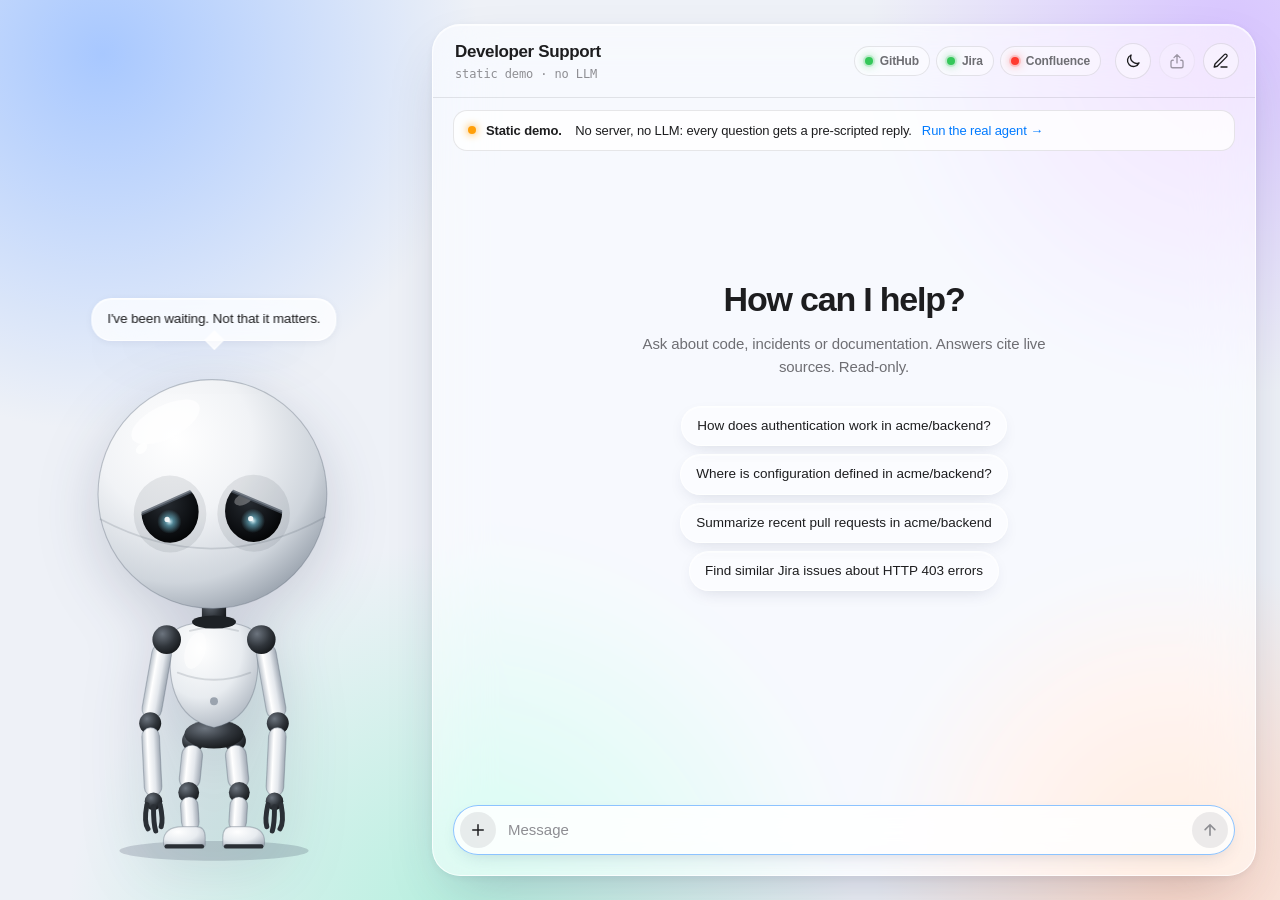
<file: docs/index.html>
<!doctype html>
<html lang="en">
<head>
  <meta charset="utf-8">
  <meta name="viewport" content="width=device-width, initial-scale=1, viewport-fit=cover, interactive-widget=resizes-content">
  <title>Developer Support · Demo</title>
  <meta name="description" content="Read-only developer support assistant backed by GitHub, Jira and Confluence via MCP.">
  <meta name="theme-color" content="#eef1f7">
  <link rel="icon" href="data:image/svg+xml,%3Csvg xmlns='http://www.w3.org/2000/svg' viewBox='0 0 64 64'%3E%3Ccircle cx='32' cy='30' r='27' fill='%23f2f4f7' stroke='%23a9b1bb' stroke-width='2'/%3E%3Cellipse cx='22' cy='33' rx='8' ry='9' fill='%230b0d10'/%3E%3Cellipse cx='42' cy='33' rx='8' ry='9' fill='%230b0d10'/%3E%3C/svg%3E">
  <link rel="stylesheet" href="assets/style.css">
  <script src="assets/theme.js"></script>
</head>
<body>
  <div class="backdrop" aria-hidden="true"></div>

  <div class="shell">
    <aside class="stage" aria-label="Marvin">
      <div class="marvin" data-marvin="full"></div>
    </aside>

    <main class="window glass" id="window">
      <header class="titlebar">
        <div class="marvin-mini" data-marvin="mini" aria-hidden="true"></div>
        <div class="title">
          <h1><span class="title-long">Developer </span>Support</h1>
          <span class="subtitle" id="model-name">…</span>
        </div>
        <ul class="leds" id="leds" aria-label="Knowledge source status">
          <li class="led-item" data-key="github" tabindex="0"><span class="led"></span><span class="led-label">GitHub</span><span class="tip glass" role="tooltip"></span></li>
          <li class="led-item" data-key="jira" tabindex="0"><span class="led"></span><span class="led-label">Jira</span><span class="tip glass" role="tooltip"></span></li>
          <li class="led-item" data-key="confluence" tabindex="0"><span class="led"></span><span class="led-label">Confluence</span><span class="tip glass" role="tooltip"></span></li>
        </ul>
        <div class="actions">
        <button type="button" class="icon-btn" id="theme-btn" aria-label="Switch to dark mode" title="Switch to dark mode">
          <svg viewBox="0 0 24 24" class="icon-moon" aria-hidden="true"><path d="M20 14.5A8 8 0 0 1 9.5 4a8 8 0 1 0 10.5 10.5Z" fill="none" stroke="currentColor" stroke-width="1.8" stroke-linejoin="round"/></svg>
          <svg viewBox="0 0 24 24" class="icon-sun" aria-hidden="true"><circle cx="12" cy="12" r="4" fill="none" stroke="currentColor" stroke-width="1.8"/><path d="M12 2.5v2M12 19.5v2M2.5 12h2M19.5 12h2M5.3 5.3l1.4 1.4M17.3 17.3l1.4 1.4M5.3 18.7l1.4-1.4M17.3 6.7l1.4-1.4" stroke="currentColor" stroke-width="1.8" stroke-linecap="round"/></svg>
        </button>
        <div class="menu-wrap">
          <button type="button" class="icon-btn" id="export-btn" aria-label="Export conversation" title="Export conversation" aria-haspopup="menu" aria-expanded="false" aria-controls="export-menu" disabled>
            <svg viewBox="0 0 24 24" aria-hidden="true"><path d="M12 3.5v11M8 7.5l4-4 4 4M7 11H6a2 2 0 0 0-2 2v6a2 2 0 0 0 2 2h12a2 2 0 0 0 2-2v-6a2 2 0 0 0-2-2h-1" fill="none" stroke="currentColor" stroke-width="1.8" stroke-linecap="round" stroke-linejoin="round"/></svg>
          </button>
          <div class="menu glass" id="export-menu" role="menu" aria-label="Export format" hidden>
            <button type="button" role="menuitem" data-format="md"><b>Markdown</b><small>.md · readable, with links</small></button>
            <button type="button" role="menuitem" data-format="json"><b>JSON</b><small>.json · structured data</small></button>
          </div>
        </div>
        <button type="button" class="icon-btn" id="new-chat" aria-label="New conversation" title="New conversation">
          <svg viewBox="0 0 24 24" aria-hidden="true"><path d="M12 20h8M16.5 3.5a2.1 2.1 0 1 1 3 3L7 19l-4 1 1-4 12.5-12.5Z" fill="none" stroke="currentColor" stroke-width="1.8" stroke-linecap="round" stroke-linejoin="round"/></svg>
        </button>
        </div>
      </header>

      <div class="banners" id="banners"></div>
      <div class="banners"><div class="banner" role="note"><b>Static demo.</b>&nbsp;No server, no LLM: every question gets a pre-scripted reply. <a href="https://github.com/lugosidomotor/IT-support-chatbot" target="_blank" rel="noopener">Run the real agent →</a></div></div>

      <div class="messages" id="messages" role="log" aria-live="polite" aria-relevant="additions">
        <section class="empty" id="empty">
          <h2>How can I help?</h2>
          <p>Ask about code, incidents or documentation. Answers cite live sources. Read-only.</p>
          <div class="suggestions" id="suggestions"></div>
        </section>
      </div>

      <form class="composer glass" id="composer" autocomplete="off">
        <div class="tray" id="tray" hidden></div>
        <div class="composer-row">
          <button type="button" class="icon-btn attach-btn" id="attach-btn" aria-label="Attach files" title="Attach images or files">
            <svg viewBox="0 0 24 24" aria-hidden="true"><path d="M12 5v14M5 12h14" stroke="currentColor" stroke-width="2" stroke-linecap="round"/></svg>
          </button>
          <input type="file" id="file-input" multiple hidden
                 accept="image/png,image/jpeg,image/gif,image/webp,application/pdf,text/*,.log,.txt,.md,.json,.yaml,.yml,.toml,.ini,.cfg,.conf,.env,.py,.js,.mjs,.ts,.tsx,.jsx,.java,.kt,.go,.rb,.rs,.php,.cs,.c,.h,.cpp,.hpp,.swift,.sql,.sh,.csv,.tsv,.xml,.html,.css,.scss,.properties,.gradle,.tf,.proto,.graphql">
          <label for="input" class="visually-hidden">Message</label>
          <textarea id="input" rows="1" placeholder="Message" maxlength="8000"></textarea>
          <button type="submit" class="send-btn" id="send-btn" aria-label="Send" disabled>
            <svg viewBox="0 0 24 24" aria-hidden="true"><path d="M12 19V5M5.5 11.5 12 5l6.5 6.5" fill="none" stroke="currentColor" stroke-width="2.2" stroke-linecap="round" stroke-linejoin="round"/></svg>
          </button>
          <button type="button" class="send-btn stop" id="stop-btn" aria-label="Stop" hidden>
            <svg viewBox="0 0 24 24" aria-hidden="true"><rect x="7" y="7" width="10" height="10" rx="2" fill="currentColor"/></svg>
          </button>
        </div>
      </form>

      <div class="dropzone" id="dropzone" hidden><div class="dropzone-inner">Drop images or files to attach</div></div>
    </main>
  </div>

  <script src="assets/vendor/marked.umd.js"></script>
  <script src="assets/vendor/purify.min.js"></script>
  <script src="assets/marvin.js"></script>
  <script src="assets/demo.js"></script>
  <script src="assets/app.js"></script>
</body>
</html>
</file>
<file: docs/assets/style.css>
:root {
  --font: -apple-system, BlinkMacSystemFont, "SF Pro Text", "SF Pro Display", "Helvetica Neue", "Inter", "Segoe UI", Roboto, sans-serif;
  --mono: ui-monospace, "SF Mono", SFMono-Regular, Menlo, Consolas, monospace;

  --bg: #eef1f7;
  --text: #1d1d1f;
  --text-2: #6e6e73;
  --text-3: #8e8e93;
  --accent: #007aff;
  --green: #34c759;
  --red: #ff3b30;
  --amber: #ff9f0a;

  --glass: rgba(255, 255, 255, 0.58);
  --glass-strong: rgba(255, 255, 255, 0.78);
  --glass-soft: rgba(255, 255, 255, 0.42);
  --glass-border: rgba(255, 255, 255, 0.75);
  --popover: rgba(255, 255, 255, 0.94);
  --hairline: rgba(60, 60, 67, 0.12);
  --shadow: 0 1px 0 rgba(255, 255, 255, 0.65) inset, 0 24px 60px -20px rgba(40, 52, 90, 0.28), 0 2px 8px rgba(40, 52, 90, 0.06);
  --shadow-sm: 0 1px 0 rgba(255, 255, 255, 0.6) inset, 0 6px 18px -8px rgba(40, 52, 90, 0.22);
  --blur: blur(28px) saturate(180%);

  --code-bg: rgba(28, 30, 38, 0.92);
  --code-text: #e6e8ee;
  --inline-code: rgba(118, 118, 128, 0.14);
  --user-bubble: linear-gradient(180deg, #2b8cff 0%, #0a6cff 100%);

  --b1: #a8c8ff; --b2: #d7c4ff; --b3: #b5f0de; --b4: #ffd9c7;
  color-scheme: light;
}

/* Dark theme: data-theme is set by theme.js (OS preference unless the user chose one). */
:root[data-theme="dark"] {
  --bg: #07080c;
  --text: #f5f5f7;
  --text-2: #a1a1a6;
  --text-3: #7c7c82;
  --accent: #0a84ff;
  --green: #30d158;
  --red: #ff453a;
  --glass: rgba(30, 32, 40, 0.55);
  --glass-strong: rgba(38, 40, 50, 0.78);
  --glass-soft: rgba(44, 46, 58, 0.45);
  --glass-border: rgba(255, 255, 255, 0.09);
  --popover: rgba(34, 36, 44, 0.96);
  --hairline: rgba(255, 255, 255, 0.08);
  --shadow: 0 1px 0 rgba(255, 255, 255, 0.06) inset, 0 30px 70px -24px rgba(0, 0, 0, 0.7);
  --shadow-sm: 0 1px 0 rgba(255, 255, 255, 0.05) inset, 0 8px 20px -10px rgba(0, 0, 0, 0.6);
  --code-bg: rgba(0, 0, 0, 0.55);
  --inline-code: rgba(255, 255, 255, 0.1);
  --b1: #1d3a8a; --b2: #4a2a7a; --b3: #0f4d47; --b4: #5a2c3a;
  color-scheme: dark;
}

*, *::before, *::after { box-sizing: border-box; }
[hidden] { display: none !important; }
html, body { height: 100%; overflow: hidden; overscroll-behavior: none; }
html { -webkit-text-size-adjust: 100%; text-size-adjust: 100%; touch-action: manipulation; }
body {
  /* App-like page: the document itself never scrolls or bounces, only the message list does. */
  position: fixed; inset: 0; width: 100%; margin: 0;
  font: 15px/1.5 var(--font); letter-spacing: -0.008em;
  color: var(--text); background: var(--bg);
  -webkit-font-smoothing: antialiased; -moz-osx-font-smoothing: grayscale;
}
button, textarea, input { font: inherit; color: inherit; }
a { color: var(--accent); text-decoration: none; }
a:hover { text-decoration: underline; }
svg { display: block; }
.visually-hidden { position: absolute; width: 1px; height: 1px; overflow: hidden; clip: rect(0 0 0 0); white-space: nowrap; }
:focus-visible { outline: 3px solid color-mix(in srgb, var(--accent) 45%, transparent); outline-offset: 2px; border-radius: 10px; }

/* ---------- backdrop: static mesh gradient (cheap to render, no animated blur) ---------- */
.backdrop {
  position: fixed; inset: 0; z-index: 0;
  background:
    radial-gradient(42vw 42vw at 8% 6%, var(--b1) 0%, transparent 70%),
    radial-gradient(40vw 40vw at 96% 4%, var(--b2) 0%, transparent 70%),
    radial-gradient(44vw 44vw at 36% 104%, var(--b3) 0%, transparent 70%),
    radial-gradient(34vw 34vw at 92% 96%, var(--b4) 0%, transparent 70%),
    var(--bg);
}

.glass {
  background: var(--glass);
  -webkit-backdrop-filter: var(--blur); backdrop-filter: var(--blur);
  border: 1px solid var(--glass-border);
  box-shadow: var(--shadow);
}

/* ---------- layout ---------- */
.shell {
  position: relative; z-index: 1; height: 100vh; height: var(--app-height, 100dvh);
  display: grid; grid-template-columns: minmax(280px, 380px) minmax(0, 920px);
  justify-content: center; gap: 28px; padding: 24px;
}
.stage { position: relative; display: flex; align-items: flex-end; justify-content: center; padding-bottom: 12px; }
.window {
  position: relative; display: flex; flex-direction: column; min-width: 0; min-height: 0;
  border-radius: 28px;
}

/* ---------- titlebar ---------- */
.titlebar {
  position: relative; z-index: 5;
  display: flex; align-items: center; gap: 14px;
  padding: 14px 16px 14px 22px; border-bottom: 1px solid var(--hairline);
  border-radius: 28px 28px 0 0;
}
.title { flex: 1; min-width: 0; display: flex; flex-direction: column; }
.title h1 { margin: 0; font-size: 17px; font-weight: 650; letter-spacing: -0.022em; white-space: nowrap; overflow: hidden; text-overflow: ellipsis; }
.subtitle { font-size: 12px; color: var(--text-3); font-family: var(--mono); white-space: nowrap; overflow: hidden; text-overflow: ellipsis; }

.leds { display: flex; gap: 6px; margin: 0; padding: 0; list-style: none; }
.led-item {
  position: relative; display: flex; align-items: center; gap: 7px;
  padding: 5px 10px; border-radius: 999px; cursor: default;
  font-size: 12px; font-weight: 550; color: var(--text-2);
  background: var(--glass-soft); border: 1px solid var(--hairline);
}
.led { width: 8px; height: 8px; border-radius: 50%; background: var(--red); box-shadow: 0 0 0 2px color-mix(in srgb, var(--red) 18%, transparent), 0 0 10px color-mix(in srgb, var(--red) 70%, transparent); }
.led-item[data-on="true"] .led { background: var(--green); box-shadow: 0 0 0 2px color-mix(in srgb, var(--green) 18%, transparent), 0 0 10px color-mix(in srgb, var(--green) 75%, transparent); }
.led-item[data-pending="true"] .led { animation: breathe 1.3s ease-in-out infinite; }
.tip {
  position: absolute; top: calc(100% + 10px); right: 0; z-index: 20; width: 270px;
  padding: 12px 14px; border-radius: 16px; background: var(--popover);
  font-size: 12.5px; font-weight: 400; line-height: 1.45; color: var(--text);
  opacity: 0; transform: translateY(-4px); pointer-events: none; transition: opacity 0.18s, transform 0.18s;
}
.tip b { font-weight: 650; }
.tip .muted { color: var(--text-2); }
.tip code { font-family: var(--mono); font-size: 11.5px; }
.led-item:hover .tip, .led-item:focus-visible .tip, .led-item:focus .tip { opacity: 1; transform: none; }
.led-item:focus { outline: none; }

.icon-btn {
  width: 36px; height: 36px; flex: none; display: grid; place-items: center;
  border: 1px solid var(--hairline); border-radius: 50%; background: var(--glass-soft);
  cursor: pointer; transition: background 0.15s, transform 0.15s;
}
.icon-btn:hover { background: var(--glass-strong); }
.icon-btn:active { transform: scale(0.94); }
.icon-btn:disabled { opacity: 0.4; cursor: default; }
.icon-btn svg { width: 18px; height: 18px; }
.actions { display: flex; align-items: center; gap: 8px; }
.icon-sun, [data-theme="dark"] .icon-moon { display: none; }
[data-theme="dark"] .icon-sun { display: block; }

.menu-wrap { position: relative; }
.menu {
  position: absolute; top: calc(100% + 8px); right: 0; z-index: 30; min-width: 220px;
  display: grid; gap: 2px; padding: 6px; border-radius: 16px; background: var(--popover);
  animation: menu-in 0.16s ease-out;
}
.menu button {
  display: flex; flex-direction: column; align-items: flex-start; gap: 1px; width: 100%;
  padding: 8px 12px; border: none; border-radius: 10px; background: none; cursor: pointer; text-align: left;
}
.menu button:hover, .menu button:focus-visible { background: var(--inline-code); outline: none; }
.menu b { font-weight: 600; font-size: 14px; }
.menu small { color: var(--text-3); font-size: 12px; }
@keyframes menu-in { from { opacity: 0; transform: translateY(-4px); } to { opacity: 1; transform: none; } }

.banners { display: grid; gap: 8px; padding: 12px 20px 0; }
.banners:empty { display: none; }
.banner {
  display: flex; gap: 10px; align-items: center; padding: 10px 14px; border-radius: 14px;
  font-size: 13px; background: var(--glass-strong); border: 1px solid var(--hairline);
}
.banner::before { content: ""; width: 8px; height: 8px; flex: none; border-radius: 50%; background: var(--amber); box-shadow: 0 0 8px var(--amber); }
.banner.error::before { background: var(--red); box-shadow: 0 0 8px var(--red); }
.banner b { font-weight: 650; }

/* ---------- messages ---------- */
.messages {
  flex: 1; min-height: 0; overflow-x: hidden; overflow-y: auto; padding: 24px 28px 12px;
  scroll-behavior: smooth; overscroll-behavior: contain; -webkit-overflow-scrolling: touch;
}
.messages::-webkit-scrollbar { width: 10px; }
.messages::-webkit-scrollbar-thumb { background: var(--hairline); border-radius: 10px; border: 3px solid transparent; background-clip: content-box; }

.empty { text-align: center; padding: 11vh 8px 16px; }
.empty h2 { margin: 0 0 8px; font-size: 34px; font-weight: 700; letter-spacing: -0.035em; }
.empty p { margin: 0 auto 28px; max-width: 460px; color: var(--text-2); font-size: 15px; }
.suggestions { display: flex; flex-wrap: wrap; justify-content: center; gap: 8px; max-width: 640px; margin: 0 auto; }
.suggestion {
  padding: 9px 15px; border-radius: 999px; cursor: pointer; font-size: 13.5px;
  background: var(--glass-soft); border: 1px solid var(--glass-border); box-shadow: var(--shadow-sm);
  transition: transform 0.15s, background 0.15s;
}
.suggestion:hover { background: var(--glass-strong); transform: translateY(-1px); }

.msg { max-width: 760px; min-width: 0; margin: 0 auto 18px; animation: rise 0.28s ease-out; }
@keyframes rise { from { opacity: 0; transform: translateY(6px); } to { opacity: 1; transform: none; } }
.msg-user { display: flex; flex-direction: column; align-items: flex-end; gap: 6px; }
.msg-user .bubble {
  max-width: min(600px, 82%); padding: 9px 15px; border-radius: 20px 20px 6px 20px;
  background: var(--user-bubble); color: #fff; white-space: pre-wrap; overflow-wrap: anywhere;
  box-shadow: 0 8px 20px -10px rgba(0, 110, 255, 0.6);
}
.msg-user .files { display: flex; flex-wrap: wrap; justify-content: flex-end; gap: 6px; max-width: 82%; }
.msg-notice { text-align: center; font-size: 12.5px; color: var(--text-3); }

.answer { padding: 2px 4px; }
.activity { display: flex; flex-wrap: wrap; gap: 6px; margin-bottom: 10px; }
.activity:empty { display: none; }
.step {
  display: inline-flex; align-items: center; gap: 6px; max-width: 100%;
  padding: 4px 10px 4px 8px; border-radius: 999px; font-size: 12px; color: var(--text-2);
  background: var(--glass-soft); border: 1px solid var(--hairline);
}
.step .dot { width: 6px; height: 6px; border-radius: 50%; flex: none; background: var(--text-3); }
.step[data-status="running"] .dot { background: var(--accent); animation: breathe 1s ease-in-out infinite; }
.step[data-status="done"] .dot { background: var(--green); }
.step[data-status="error"] .dot { background: var(--red); }
.step span { overflow: hidden; text-overflow: ellipsis; white-space: nowrap; }
.step b { font-weight: 600; color: var(--text); }

.typing { display: inline-flex; gap: 5px; padding: 12px 16px; border-radius: 18px; background: var(--glass-soft); border: 1px solid var(--hairline); }
.typing i { width: 7px; height: 7px; border-radius: 50%; background: var(--text-3); animation: breathe 1.2s infinite; }
.typing i:nth-child(2) { animation-delay: 0.18s; } .typing i:nth-child(3) { animation-delay: 0.36s; }

.md { overflow-wrap: anywhere; line-height: 1.6; }
.md > :first-child { margin-top: 0; } .md > :last-child { margin-bottom: 0; }
.md h1, .md h2, .md h3, .md h4 { margin: 1.2em 0 0.4em; line-height: 1.3; letter-spacing: -0.02em; }
.md h1 { font-size: 1.35em; } .md h2 { font-size: 1.18em; } .md h3, .md h4 { font-size: 1.02em; }
.md p, .md ul, .md ol, .md blockquote, .md table, .md pre { margin: 0 0 0.85em; }
.md ul, .md ol { padding-left: 1.35em; }
.md li + li { margin-top: 0.25em; }
.md code { font-family: var(--mono); font-size: 0.86em; background: var(--inline-code); padding: 0.12em 0.4em; border-radius: 6px; }
.md pre {
  position: relative; max-width: 100%; padding: 14px 16px; border-radius: 16px; overflow-x: auto; overscroll-behavior-x: contain;
  background: var(--code-bg); color: var(--code-text); font-size: 13px; line-height: 1.55;
}
.md pre code { background: none; padding: 0; font-size: inherit; color: inherit; }
.md blockquote { padding-left: 14px; border-left: 3px solid var(--hairline); color: var(--text-2); }
.md table { display: block; overflow-x: auto; border-collapse: collapse; font-size: 14px; }
.md th, .md td { padding: 7px 11px; border-bottom: 1px solid var(--hairline); text-align: left; }
.md hr { border: none; border-top: 1px solid var(--hairline); margin: 1.2em 0; }
.code-copy {
  position: absolute; top: 8px; right: 8px; padding: 3px 10px; border-radius: 8px; font-size: 11.5px;
  background: rgba(255, 255, 255, 0.1); color: #d6dae3; border: 1px solid rgba(255, 255, 255, 0.16);
  cursor: pointer; opacity: 0; transition: opacity 0.15s;
}
.md pre:hover .code-copy, .code-copy:focus-visible { opacity: 1; }
.caret::after { content: ""; display: inline-block; width: 8px; height: 8px; margin-left: 4px; border-radius: 50%; background: var(--accent); animation: breathe 0.9s infinite; vertical-align: middle; }

.alert { margin-top: 10px; display: flex; gap: 10px; align-items: center; padding: 10px 14px; border-radius: 14px; font-size: 13.5px; background: color-mix(in srgb, var(--red) 12%, var(--glass-strong)); border: 1px solid color-mix(in srgb, var(--red) 25%, transparent); }
.alert .alert-body { flex: 1; }
.alert.notice { background: var(--glass-soft); border-color: var(--hairline); color: var(--text-2); }
.pill-btn { padding: 5px 12px; border-radius: 999px; border: 1px solid var(--hairline); background: var(--glass-strong); cursor: pointer; font-size: 12.5px; font-weight: 550; }

.sources { display: flex; flex-wrap: wrap; gap: 6px; margin-top: 14px; }
.source {
  display: inline-flex; align-items: center; gap: 6px; max-width: 100%;
  padding: 5px 11px 5px 9px; border-radius: 999px; font-size: 12.5px; color: var(--text);
  background: var(--glass-soft); border: 1px solid var(--hairline); text-decoration: none;
  transition: background 0.15s;
}
.source:hover { background: var(--glass-strong); text-decoration: none; }
.source span { overflow: hidden; text-overflow: ellipsis; white-space: nowrap; max-width: 320px; }
.source i { width: 6px; height: 6px; border-radius: 50%; flex: none; background: var(--text-3); }
.source[data-integration="jira"] i { background: #0a84ff; }
.source[data-integration="confluence"] i { background: #5e5ce6; }
.source[data-cited="true"] { border-color: color-mix(in srgb, var(--accent) 40%, transparent); }

.meta { display: flex; align-items: center; gap: 10px; margin-top: 10px; font-size: 12px; color: var(--text-3); }
.meta .usage { margin-left: auto; }
.ghost-btn { display: inline-flex; align-items: center; gap: 5px; padding: 4px 9px; border: none; border-radius: 8px; background: none; color: var(--text-2); cursor: pointer; font-size: 12px; }
.ghost-btn:hover { background: var(--glass-soft); }
.ghost-btn:disabled { opacity: 0.4; cursor: default; }
.ghost-btn svg { width: 14px; height: 14px; }

/* ---------- attachments ---------- */
.file-chip {
  position: relative; display: inline-flex; align-items: center; gap: 8px;
  height: 48px; padding: 0 12px 0 6px; border-radius: 14px; max-width: 220px;
  background: var(--glass-strong); border: 1px solid var(--hairline); font-size: 12.5px;
}
.file-chip .thumb { width: 36px; height: 36px; border-radius: 10px; object-fit: cover; flex: none; background: var(--inline-code); }
.file-chip .badge { width: 36px; height: 36px; border-radius: 10px; flex: none; display: grid; place-items: center; font-size: 10px; font-weight: 700; letter-spacing: 0.03em; color: #fff; background: linear-gradient(180deg, #8e8e93, #6e6e73); }
.file-chip .badge[data-kind="pdf"] { background: linear-gradient(180deg, #ff6b5e, #e5382b); }
.file-chip .badge[data-kind="text"] { background: linear-gradient(180deg, #5ac8fa, #0a84ff); }
.file-chip .name { min-width: 0; display: flex; flex-direction: column; line-height: 1.25; }
.file-chip .name span { overflow: hidden; text-overflow: ellipsis; white-space: nowrap; }
.file-chip .name small { color: var(--text-3); font-size: 11px; }
.file-chip.image-only { padding: 0; width: 64px; height: 64px; }
.file-chip.image-only .thumb { width: 64px; height: 64px; border-radius: 14px; }
.file-chip[data-state="uploading"] { opacity: 0.6; }
.file-chip[data-state="error"] { border-color: var(--red); }
.file-chip[data-state="error"] .name small { color: var(--red); }
.file-chip .remove {
  position: absolute; top: -6px; right: -6px; width: 20px; height: 20px; border-radius: 50%;
  display: grid; place-items: center; padding: 0; border: 2px solid var(--bg); cursor: pointer;
  background: var(--text); color: var(--bg); font-size: 11px; line-height: 1;
}

/* ---------- composer ---------- */
.composer { margin: 8px 20px 20px; border-radius: 26px; padding: 6px; background: var(--glass-strong); box-shadow: var(--shadow-sm); }
.composer:focus-within { border-color: color-mix(in srgb, var(--accent) 45%, var(--glass-border)); }
.tray { display: flex; flex-wrap: wrap; gap: 10px; padding: 10px 8px 6px; }
.composer-row { display: flex; align-items: flex-end; gap: 6px; }
.composer textarea {
  flex: 1; min-height: 36px; max-height: 200px; resize: none; border: none; outline: none; background: none;
  padding: 7px 6px; line-height: 1.45; font-size: 15px;
}
.composer textarea::placeholder { color: var(--text-3); }
.attach-btn { border: none; background: var(--inline-code); }
.send-btn {
  width: 36px; height: 36px; flex: none; display: grid; place-items: center; border: none; border-radius: 50%;
  background: var(--accent); color: #fff; cursor: pointer; transition: transform 0.15s, background 0.15s;
}
.send-btn:disabled { background: var(--inline-code); color: var(--text-3); cursor: default; }
.send-btn:not(:disabled):active { transform: scale(0.92); }
.send-btn svg { width: 18px; height: 18px; }
.send-btn.stop { background: var(--text); color: var(--bg); }

.dropzone { position: absolute; inset: 0; z-index: 30; padding: 14px; border-radius: 28px; background: color-mix(in srgb, var(--bg) 40%, transparent); -webkit-backdrop-filter: blur(6px); backdrop-filter: blur(6px); }
.dropzone-inner { height: 100%; display: grid; place-items: center; border-radius: 22px; border: 2px dashed color-mix(in srgb, var(--accent) 60%, transparent); color: var(--accent); font-weight: 600; font-size: 16px; pointer-events: none; }

/* ---------- Marvin ---------- */
.marvin { position: relative; width: 100%; max-width: 330px; }
.marvin .mv-svg { width: 100%; height: auto; overflow: visible; cursor: pointer; filter: drop-shadow(0 18px 30px rgba(30, 40, 70, 0.18)); }
.marvin-mini { display: none; width: 40px; height: 40px; flex: none; }
.marvin-mini .mv-svg { width: 40px; height: 40px; overflow: visible; }

.mv-white { stroke: rgba(90, 100, 115, 0.35); stroke-width: 1; }
.mv-seam { fill: none; stroke: rgba(60, 70, 85, 0.16); stroke-width: 1.6; stroke-linecap: round; }
.mv-shine { fill: #fff; opacity: 0.75; }
.mv-gloss { fill: #fff; opacity: 0.55; }
.mv-socket { fill: rgba(40, 50, 62, 0.1); }
.mv-lid { stroke: rgba(80, 90, 102, 0.75); stroke-width: 3; stroke-linecap: round; fill: none; }
.mv-spark { fill: #fff; opacity: 0.9; }
.mv-glint { fill: #fff; opacity: 0.28; }
.mv-fingers { fill: none; stroke: #2a2f35; stroke-width: 4.5; stroke-linecap: round; }
.mv-sole { fill: #2a2f35; }
.mv-collar { fill: #1d2125; }
.mv-floor { fill: rgba(20, 30, 60, 0.16); }
.mv-light { fill: #9aa3ae; transition: fill 0.4s; }
.mv-eyeball { transform-box: fill-box; transform-origin: center; transition: transform 0.09s ease-in; }
.mv-svg.is-blinking .mv-eyeball { transform: scaleY(0.07); }
.mv-svg .mv-body { animation: sigh 7s ease-in-out infinite; transform-origin: 150px 455px; }
.mv-svg.is-thinking .mv-light { fill: #64d2ff; animation: breathe 1.1s ease-in-out infinite; }
.mv-svg.is-error .mv-light { fill: var(--red); }

.mv-bubble {
  position: absolute; left: 50%; bottom: calc(100% + 6px); transform: translateX(-50%);
  width: max-content; max-width: 280px; padding: 11px 15px; border-radius: 20px;
  background: var(--glass-strong); font-size: 13.5px; line-height: 1.4; color: var(--text); text-align: center;
  animation: pop 0.3s cubic-bezier(0.2, 0.9, 0.3, 1.2);
}
.mv-bubble::after {
  content: ""; position: absolute; left: 50%; top: 100%; width: 14px; height: 14px; margin-top: -7px;
  background: var(--glass-strong); border-right: 1px solid var(--glass-border); border-bottom: 1px solid var(--glass-border);
  transform: translateX(-50%) rotate(45deg);
}
.mv-bubble.is-leaving { opacity: 0; transition: opacity 0.35s; }

@keyframes sigh { 0%, 78%, 100% { transform: translateY(0); } 86% { transform: translateY(3px) scaleY(0.99); } }
@keyframes breathe { 0%, 100% { opacity: 1; } 50% { opacity: 0.35; } }
@keyframes pop { from { opacity: 0; transform: translate(-50%, 8px) scale(0.96); } to { opacity: 1; transform: translate(-50%, 0) scale(1); } }

/* ---------- responsive ---------- */
@media (max-width: 1100px) {
  .shell { grid-template-columns: minmax(0, 1fr); padding: 14px; }
  .stage { display: none; }
  .marvin-mini { display: block; }
  .titlebar { padding-left: 12px; }
}
@media (max-width: 640px) {
  .shell { padding: 0; gap: 0; overflow: hidden; }
  .window { border-radius: 0; border: none; overflow: hidden; }
  .titlebar { border-radius: 0; gap: 8px; padding: calc(10px + env(safe-area-inset-top)) 10px 10px; }
  .actions { gap: 4px; }
  .titlebar .icon-btn { width: 32px; height: 32px; }
  .subtitle { display: none; }
  .title-long { display: none; }
  .led-label { display: none; }
  .leds { gap: 4px; }
  .led-item { padding: 8px; }
  /* Tooltips become a full-width sheet under the title bar (tap a LED to show it). */
  .tip { position: fixed; top: calc(64px + env(safe-area-inset-top)); left: 12px; right: 12px; width: auto; }
  .messages { padding: 16px 14px 8px; }
  .msg-user .bubble, .msg-user .files { max-width: 88%; }
  .source span { max-width: 230px; }
  .composer { margin: 6px 10px calc(10px + env(safe-area-inset-bottom)); }
  .empty { padding-top: 7vh; }
  .empty h2 { font-size: 28px; }
  .meta .usage { display: none; }
}
/* iOS zooms into inputs smaller than 16px on focus, which makes the whole page pan around. */
@media (max-width: 640px), (pointer: coarse) {
  .composer textarea { font-size: 16px; }
}
@media (prefers-reduced-motion: reduce) {
  *, *::before, *::after { animation-duration: 0.001s !important; animation-iteration-count: 1 !important; transition-duration: 0.001s !important; }
}
</file>
